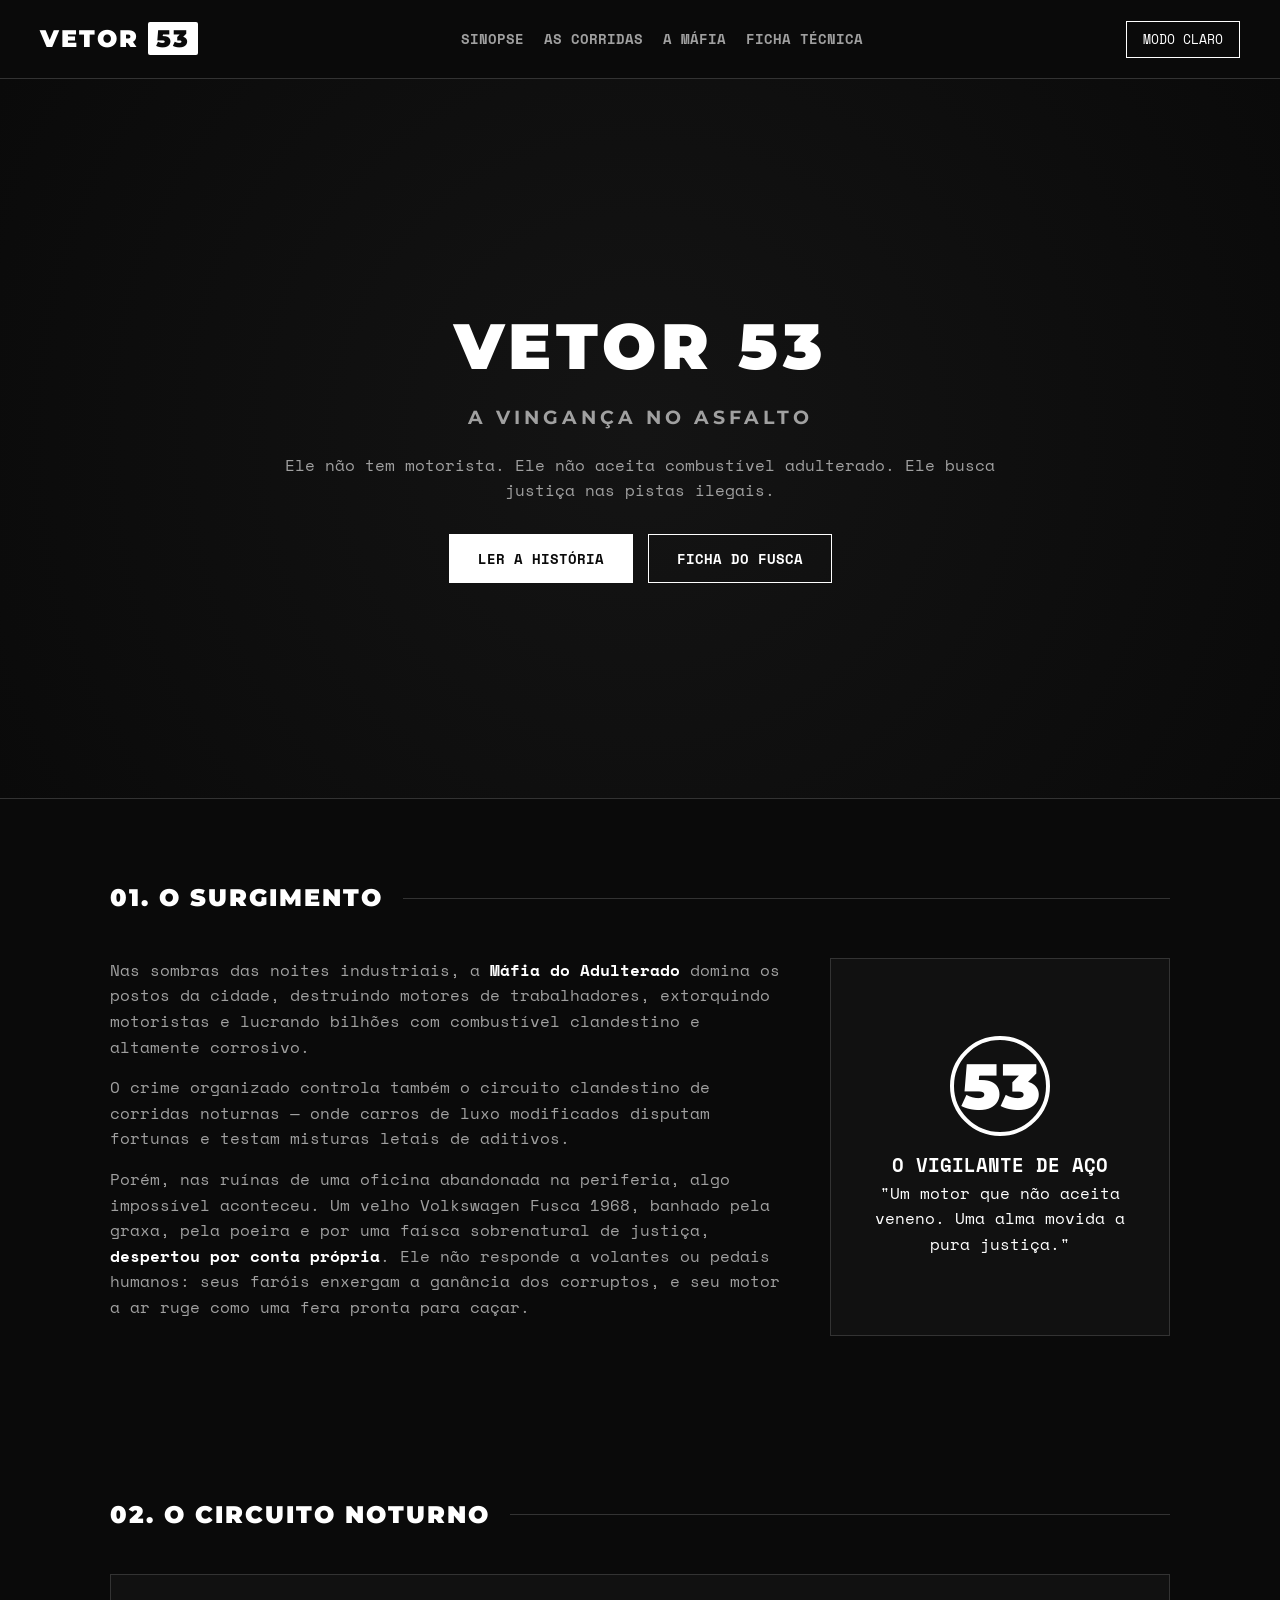
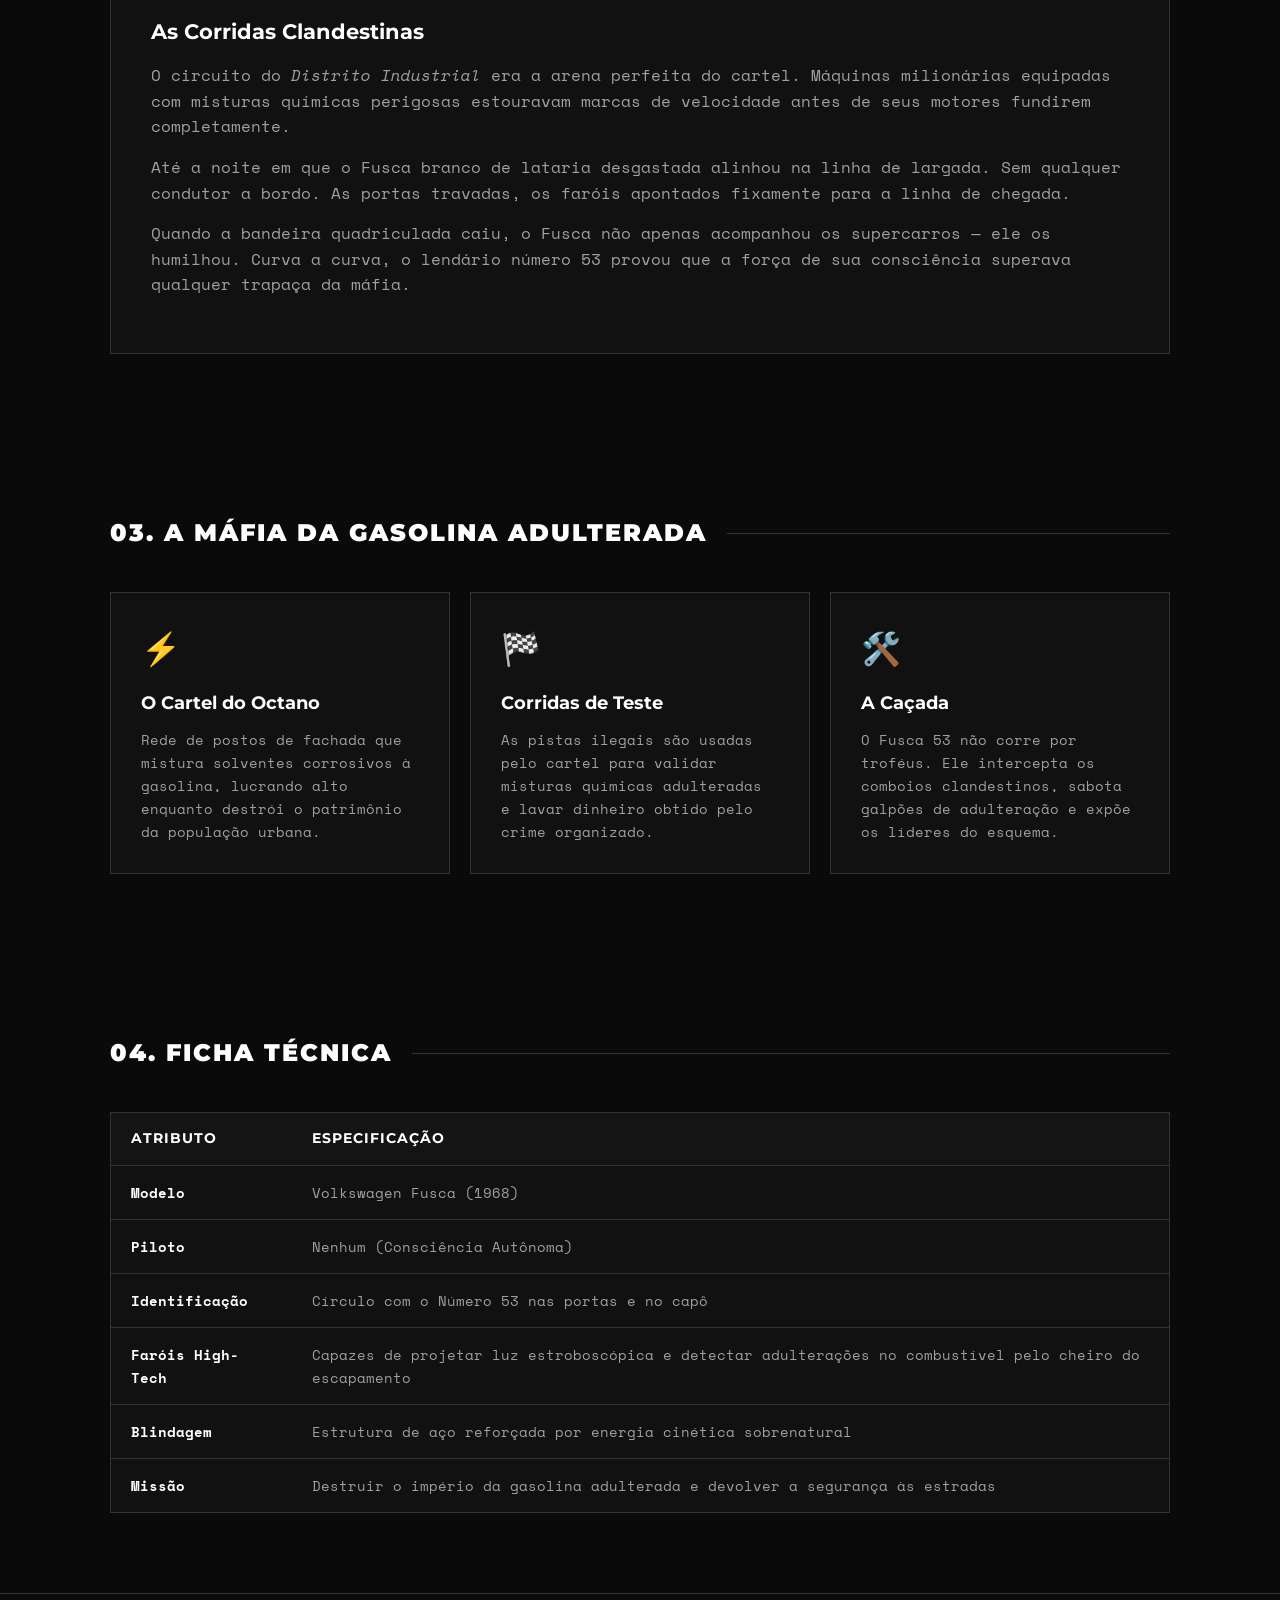
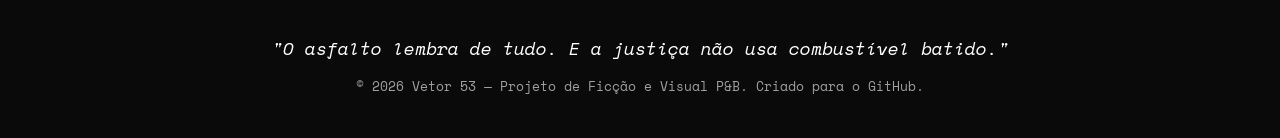
<file: index.html>
<!DOCTYPE html>
<html lang="pt-BR">
<head>
    <meta charset="UTF-8">
    <meta name="viewport" content="width=device-width, initial-scale=1.0">
    <title>Vetor 53 | A Vingança no Asfalto</title>
    <!-- Apontando para style.css (no singular) -->
    <link rel="stylesheet" href="style.css">
    <link rel="preconnect" href="https://fonts.googleapis.com">
    <link rel="preconnect" href="https://fonts.gstatic.com" crossorigin>
    <link href="https://fonts.googleapis.com/css2?family=Montserrat:wght@400;700;900&family=Space+Mono:wght@400;700&display=swap" rel="stylesheet">
</head>
<body class="dark-theme">

    <header class="navbar">
        <div class="logo">VETOR <span>53</span></div>
        <nav>
            <ul>
                <li><a href="#sinopse">Sinopse</a></li>
                <li><a href="#corridas">As Corridas</a></li>
                <li><a href="#mafia">A Máfia</a></li>
                <li><a href="#ficha">Ficha Técnica</a></li>
            </ul>
        </nav>
        <button id="theme-toggle" class="theme-btn">Modo Claro</button>
    </header>

    <section class="hero">
        <div class="hero-overlay"></div>
        <div class="hero-content">
            <h1 class="glitch-title">VETOR 53</h1>
            <p class="subtitle">A VINGANÇA NO ASFALTO</p>
            <p class="tagline">Ele não tem motorista. Ele não aceita combustível adulterado. Ele busca justiça nas pistas ilegais.</p>
            <div class="hero-buttons">
                <a href="#sinopse" class="btn primary-btn">Ler a História</a>
                <a href="#ficha" class="btn secondary-btn">Ficha do Fusca</a>
            </div>
        </div>
    </section>

    <section id="sinopse" class="section container">
        <div class="section-header">
            <h2>01. O SURGIMENTO</h2>
            <div class="line"></div>
        </div>
        <div class="story-grid">
            <div class="story-text">
                <p>Nas sombras das noites industriais, a <strong>Máfia do Adulterado</strong> domina os postos da cidade, destruindo motores de trabalhadores, extorquindo motoristas e lucrando bilhões com combustível clandestino e altamente corrosivo.</p>
                <p>O crime organizado controla também o circuito clandestino de corridas noturnas — onde carros de luxo modificados disputam fortunas e testam misturas letais de aditivos.</p>
                <p>Porém, nas ruínas de uma oficina abandonada na periferia, algo impossível aconteceu. Um velho Volkswagen Fusca 1968, banhado pela graxa, pela poeira e por uma faísca sobrenatural de justiça, <strong>despertou por conta própria</strong>. Ele não responde a volantes ou pedais humanos: seus faróis enxergam a ganância dos corruptos, e seu motor a ar ruge como uma fera pronta para caçar.</p>
            </div>
            <div class="story-card">
                <div class="number-badge">53</div>
                <h3>O VIGILANTE DE AÇO</h3>
                <p>"Um motor que não aceita veneno. Uma alma movida a pura justiça."</p>
            </div>
        </div>
    </section>

    <section id="corridas" class="section container">
        <div class="section-header">
            <h2>02. O CIRCUITO NOTURNO</h2>
            <div class="line"></div>
        </div>
        <div class="race-content">
            <div class="race-box">
                <h3>As Corridas Clandestinas</h3>
                <p>O circuito do <em>Distrito Industrial</em> era a arena perfeita do cartel. Máquinas milionárias equipadas com misturas químicas perigosas estouravam marcas de velocidade antes de seus motores fundirem completamente.</p>
                <p>Até a noite em que o Fusca branco de lataria desgastada alinhou na linha de largada. Sem qualquer condutor a bordo. As portas travadas, os faróis apontados fixamente para a linha de chegada.</p>
                <p>Quando a bandeira quadriculada caiu, o Fusca não apenas acompanhou os supercarros — ele os humilhou. Curva a curva, o lendário número 53 provou que a força de sua consciência superava qualquer trapaça da máfia.</p>
            </div>
        </div>
    </section>

    <section id="mafia" class="section container">
        <div class="section-header">
            <h2>03. A MÁFIA DA GASOLINA ADULTERADA</h2>
            <div class="line"></div>
        </div>
        <div class="cards-grid">
            <div class="card">
                <div class="card-icon">⚡</div>
                <h3>O Cartel do Octano</h3>
                <p>Rede de postos de fachada que mistura solventes corrosivos à gasolina, lucrando alto enquanto destrói o patrimônio da população urbana.</p>
            </div>
            <div class="card">
                <div class="card-icon">🏁</div>
                <h3>Corridas de Teste</h3>
                <p>As pistas ilegais são usadas pelo cartel para validar misturas químicas adulteradas e lavar dinheiro obtido pelo crime organizado.</p>
            </div>
            <div class="card">
                <div class="card-icon">🛠️</div>
                <h3>A Caçada</h3>
                <p>O Fusca 53 não corre por troféus. Ele intercepta os comboios clandestinos, sabota galpões de adulteração e expõe os líderes do esquema.</p>
            </div>
        </div>
    </section>

    <section id="ficha" class="section container">
        <div class="section-header">
            <h2>04. FICHA TÉCNICA</h2>
            <div class="line"></div>
        </div>
        <div class="specs-table-wrapper">
            <table class="specs-table">
                <thead>
                    <tr>
                        <th>Atributo</th>
                        <th>Especificação</th>
                    </tr>
                </thead>
                <tbody>
                    <tr>
                        <td><strong>Modelo</strong></td>
                        <td>Volkswagen Fusca (1968)</td>
                    </tr>
                    <tr>
                        <td><strong>Piloto</strong></td>
                        <td>Nenhum (Consciência Autônoma)</td>
                    </tr>
                    <tr>
                        <td><strong>Identificação</strong></td>
                        <td>Círculo com o Número 53 nas portas e no capô</td>
                    </tr>
                    <tr>
                        <td><strong>Faróis High-Tech</strong></td>
                        <td>Capazes de projetar luz estroboscópica e detectar adulterações no combustível pelo cheiro do escapamento</td>
                    </tr>
                    <tr>
                        <td><strong>Blindagem</strong></td>
                        <td>Estrutura de aço reforçada por energia cinética sobrenatural</td>
                    </tr>
                    <tr>
                        <td><strong>Missão</strong></td>
                        <td>Destruir o império da gasolina adulterada e devolver a segurança às estradas</td>
                    </tr>
                </tbody>
            </table>
        </div>
    </section>

    <footer class="footer">
        <div class="container footer-content">
            <p class="quote">"O asfalto lembra de tudo. E a justiça não usa combustível batido."</p>
            <p class="copyright">&copy; 2026 Vetor 53 — Projeto de Ficção e Visual P&B. Criado para o GitHub.</p>
        </div>
    </footer>

    <!-- Carregamento do script como módulo -->
    <script type="module" src="script.js"></script>
</body>
</html>
</file>
<file: style.css>
:root {
    --bg-main: #0a0a0a;
    --bg-secondary: #141414;
    --text-main: #ffffff;
    --text-muted: #a0a0a0;
    --border-color: #333333;
    --accent: #ffffff;
    --card-bg: #111111;
    --font-heading: 'Montserrat', sans-serif;
    --font-body: 'Space Mono', monospace;
}

body.light-theme {
    --bg-main: #ffffff;
    --bg-secondary: #f4f4f4;
    --text-main: #000000;
    --text-muted: #555555;
    --border-color: #dddddd;
    --accent: #000000;
    --card-bg: #f9f9f9;
}

* {
    margin: 0;
    padding: 0;
    box-sizing: border-box;
}

body {
    background-color: var(--bg-main);
    color: var(--text-main);
    font-family: var(--font-body);
    line-height: 1.6;
    transition: background-color 0.3s ease, color 0.3s ease;
}

.container {
    max-width: 1100px;
    margin: 0 auto;
    padding: 0 20px;
}

/* Navbar */
.navbar {
    display: flex;
    justify-content: space-between;
    align-items: center;
    padding: 20px 40px;
    background-color: var(--bg-main);
    border-bottom: 1px solid var(--border-color);
    position: sticky;
    top: 0;
    z-index: 100;
}

.logo {
    font-family: var(--font-heading);
    font-weight: 900;
    font-size: 1.5rem;
    letter-spacing: 2px;
}

.logo span {
    background-color: var(--text-main);
    color: var(--bg-main);
    padding: 2px 8px;
    border-radius: 2px;
}

nav ul {
    display: flex;
    list-style: none;
    gap: 20px;
}

nav a {
    color: var(--text-muted);
    text-decoration: none;
    font-weight: 700;
    font-size: 0.9rem;
    text-transform: uppercase;
    transition: color 0.2s ease;
}

nav a:hover {
    color: var(--text-main);
}

.theme-btn {
    background: transparent;
    border: 1px solid var(--text-main);
    color: var(--text-main);
    padding: 8px 16px;
    cursor: pointer;
    font-family: var(--font-body);
    font-size: 0.8rem;
    text-transform: uppercase;
    transition: all 0.2s ease;
}

.theme-btn:hover {
    background-color: var(--text-main);
    color: var(--bg-main);
}

/* Hero Section */
.hero {
    position: relative;
    height: 80vh;
    display: flex;
    align-items: center;
    justify-content: center;
    text-align: center;
    background: radial-gradient(circle, var(--bg-secondary) 0%, var(--bg-main) 100%);
    border-bottom: 1px solid var(--border-color);
    overflow: hidden;
}

.hero-content {
    max-width: 800px;
    padding: 20px;
    z-index: 2;
}

.glitch-title {
    font-family: var(--font-heading);
    font-size: 4rem;
    font-weight: 900;
    letter-spacing: 5px;
    margin-bottom: 5px;
}

.subtitle {
    font-family: var(--font-heading);
    font-size: 1.2rem;
    font-weight: 700;
    letter-spacing: 4px;
    color: var(--text-muted);
    margin-bottom: 20px;
}

.tagline {
    font-size: 1rem;
    margin-bottom: 30px;
    color: var(--text-muted);
}

.hero-buttons {
    display: flex;
    justify-content: center;
    gap: 15px;
}

.btn {
    padding: 12px 28px;
    text-decoration: none;
    font-weight: 700;
    font-size: 0.9rem;
    text-transform: uppercase;
    transition: all 0.2s ease;
    border: 1px solid var(--text-main);
}

.primary-btn {
    background-color: var(--text-main);
    color: var(--bg-main);
}

.primary-btn:hover {
    background-color: transparent;
    color: var(--text-main);
}

.secondary-btn {
    background-color: transparent;
    color: var(--text-main);
}

.secondary-btn:hover {
    background-color: var(--text-main);
    color: var(--bg-main);
}

/* Sections */
.section {
    padding: 80px 20px;
}

.section-header {
    display: flex;
    align-items: center;
    gap: 20px;
    margin-bottom: 40px;
}

.section-header h2 {
    font-family: var(--font-heading);
    font-size: 1.5rem;
    font-weight: 900;
    letter-spacing: 2px;
    white-space: nowrap;
}

.section-header .line {
    flex-grow: 1;
    height: 1px;
    background-color: var(--border-color);
}

/* Story Grid */
.story-grid {
    display: grid;
    grid-template-columns: 2fr 1fr;
    gap: 40px;
}

.story-text p {
    margin-bottom: 15px;
    color: var(--text-muted);
}

.story-text strong {
    color: var(--text-main);
}

.story-card {
    background-color: var(--card-bg);
    border: 1px solid var(--border-color);
    padding: 30px;
    display: flex;
    flex-direction: column;
    align-items: center;
    justify-content: center;
    text-align: center;
}

.number-badge {
    font-family: var(--font-heading);
    font-size: 4rem;
    font-weight: 900;
    border: 4px solid var(--text-main);
    border-radius: 50%;
    width: 100px;
    height: 100px;
    display: flex;
    align-items: center;
    justify-content: center;
    margin-bottom: 15px;
}

/* Race Section */
.race-box {
    background-color: var(--card-bg);
    border: 1px solid var(--border-color);
    padding: 40px;
}

.race-box h3 {
    font-family: var(--font-heading);
    font-size: 1.3rem;
    margin-bottom: 15px;
}

.race-box p {
    color: var(--text-muted);
    margin-bottom: 15px;
}

/* Cards Grid */
.cards-grid {
    display: grid;
    grid-template-columns: repeat(auto-fit, minmax(280px, 1fr));
    gap: 20px;
}

.card {
    background-color: var(--card-bg);
    border: 1px solid var(--border-color);
    padding: 30px;
    transition: transform 0.2s ease, border-color 0.2s ease;
}

.card:hover {
    transform: translateY(-5px);
    border-color: var(--text-main);
}

.card-icon {
    font-size: 2rem;
    margin-bottom: 15px;
}

.card h3 {
    font-family: var(--font-heading);
    font-size: 1.1rem;
    margin-bottom: 10px;
}

.card p {
    color: var(--text-muted);
    font-size: 0.9rem;
}

/* Specs Table */
.specs-table-wrapper {
    overflow-x: auto;
}

.specs-table {
    width: 100%;
    border-collapse: collapse;
    background-color: var(--card-bg);
    border: 1px solid var(--border-color);
}

.specs-table th, .specs-table td {
    padding: 15px 20px;
    text-align: left;
    border-bottom: 1px solid var(--border-color);
}

.specs-table th {
    font-family: var(--font-heading);
    background-color: var(--bg-secondary);
    text-transform: uppercase;
    font-size: 0.85rem;
    letter-spacing: 1px;
}

.specs-table td {
    font-size: 0.9rem;
    color: var(--text-muted);
}

.specs-table td strong {
    color: var(--text-main);
}

/* Footer */
.footer {
    border-top: 1px solid var(--border-color);
    padding: 40px 0;
    text-align: center;
    background-color: var(--bg-main);
}

.footer .quote {
    font-style: italic;
    font-size: 1.1rem;
    margin-bottom: 15px;
}

.footer .copyright {
    color: var(--text-muted);
    font-size: 0.8rem;
}

/* Responsividade */
@media (max-width: 768px) {
    .navbar {
        flex-direction: column;
        gap: 15px;
    }
    .story-grid {
        grid-template-columns: 1fr;
    }
    .glitch-title {
        font-size: 2.5rem;
    }
}
</file>
